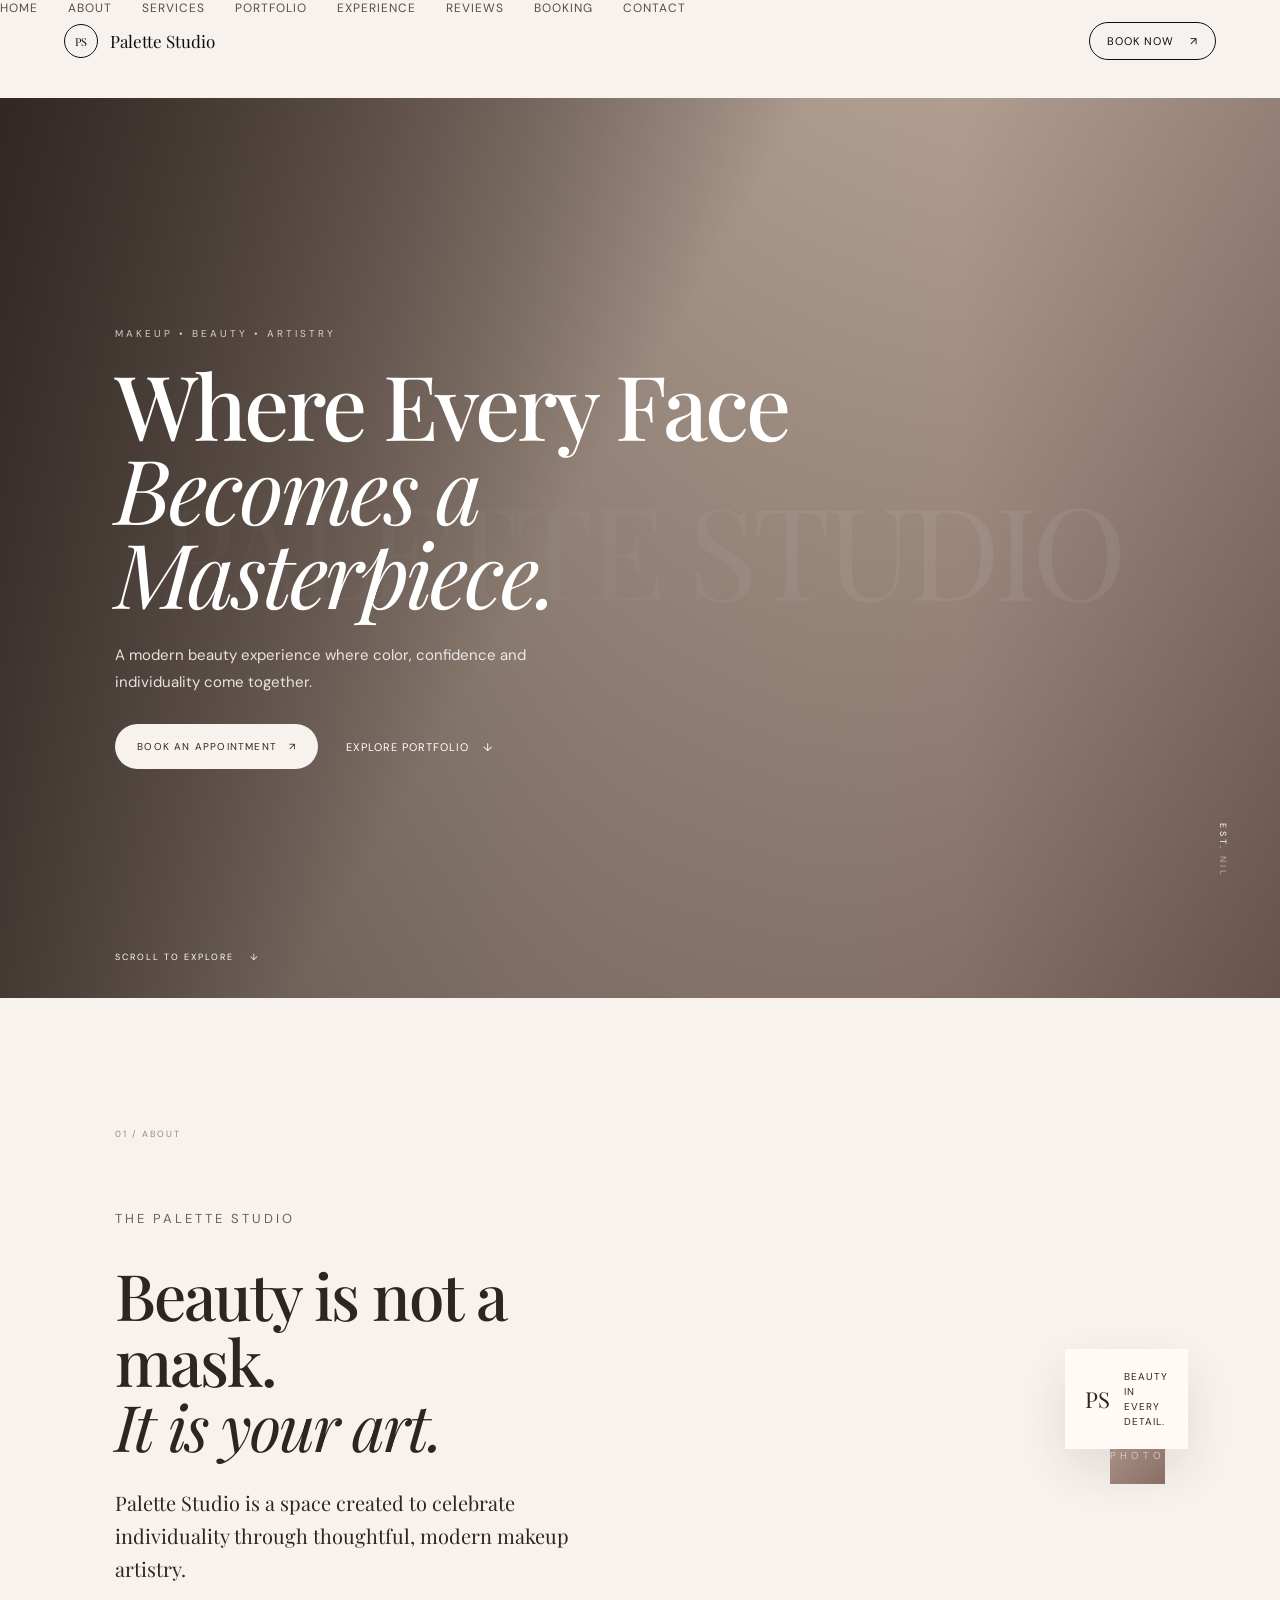
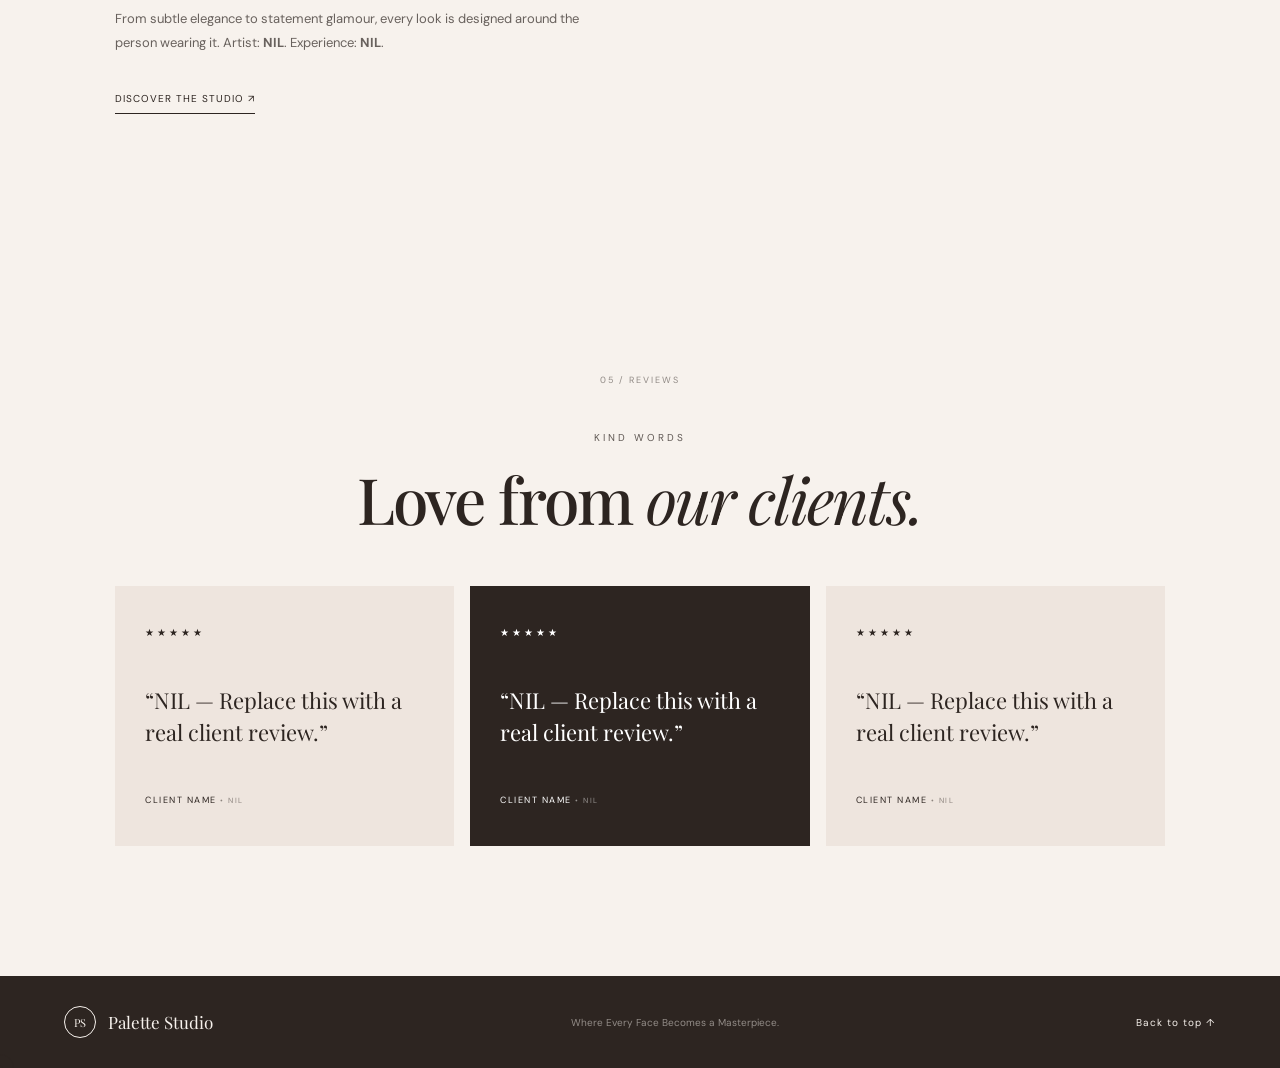
<file: index.html>
<!DOCTYPE html>

<html lang="en"><head>
<meta charset="utf-8"/><meta content="width=device-width, initial-scale=1.0" name="viewport"/>
<meta content="Palette Studio — Where Every Face Becomes a Masterpiece." name="description"/>
<title>Home | Palette Studio</title>
<link href="https://fonts.googleapis.com" rel="preconnect"/><link crossorigin="" href="https://fonts.gstatic.com" rel="preconnect"/>
<link href="https://fonts.googleapis.com/css2?family=DM+Sans:wght@400;500;600&amp;family=Playfair+Display:wght@400;500;600;700&amp;display=swap" rel="stylesheet"/>
<link href="style.css" rel="stylesheet"/></head><body id="top">
<div class="loader"><div class="loader-logo">PS</div><span>Palette Studio</span></div>
<header class="site-header">
<a class="brand" href="index.html#home"><span class="brand-mark">PS</span><span>Palette Studio</span></a>
<a class="nav-cta" href="booking.html">Book Now <span>↗</span></a>
<button aria-expanded="false" aria-label="Open menu" class="menu-toggle" id="menuToggle"><span></span><span></span></button>
</header>
<nav aria-label="Main navigation" class="nav" id="nav">
<a href="index.html#home">Home</a>
<a href="index.html#about">About</a>
<a href="services.html">Services</a>
<a href="portfolio.html">Portfolio</a>
<a href="experience.html">Experience</a>
<a href="index.html#reviews">Reviews</a>
<a href="booking.html">Booking</a>
<a href="contact.html">Contact</a>
</nav>
<main class="page-main"><section class="hero landing-section" id="home">
<div class="hero-image"></div>
<div class="hero-overlay"></div>
<div class="hero-content reveal">
<p class="eyebrow">MAKEUP • BEAUTY • ARTISTRY</p>
<h1>Where Every Face<br/><em>Becomes a Masterpiece.</em></h1>
<p class="hero-copy">A modern beauty experience where color, confidence and individuality come together.</p>
<div class="hero-actions">
<a class="btn btn-light" href="booking.html">Book an Appointment <span>↗</span></a>
<a class="text-link" href="portfolio.html">Explore Portfolio <span>↓</span></a>
</div>
</div>
<div class="hero-side">EST. <span>NIL</span></div>
<div class="scroll-note">SCROLL TO EXPLORE <span>↓</span></div>
</section>
<section class="intro section landing-section" id="about">
<div class="section-number">01 / ABOUT</div>
<div class="intro-grid">
<div class="intro-copy reveal">
<p class="eyebrow">THE PALETTE STUDIO</p>
<h2>Beauty is not a mask.<br/><em>It is your art.</em></h2>
<p class="lead">Palette Studio is a space created to celebrate individuality through thoughtful, modern makeup artistry.</p>
<p>From subtle elegance to statement glamour, every look is designed around the person wearing it. Artist: <strong>NIL</strong>. Experience: <strong>NIL</strong>.</p>
<a class="outline-link" href="services.html">Discover the Studio <span>↗</span></a>
</div>
<div class="intro-visual reveal">
<div class="image-frame portrait-placeholder"><span>YOUR<br/>PHOTO</span></div>
<div class="floating-card"><span>PS</span><small>Beauty<br/>in every detail.</small></div>
</div>
</div>
</section>
<section class="reviews section landing-section" id="reviews">
<div class="section-heading centered reveal"><div class="section-number">05 / REVIEWS</div><p class="eyebrow">KIND WORDS</p><h2>Love from <em>our clients.</em></h2></div>
<div class="review-grid">
<blockquote class="review reveal"><span>★★★★★</span><p>“NIL — Replace this with a real client review.”</p><footer>CLIENT NAME <small>• NIL</small></footer></blockquote>
<blockquote class="review featured reveal"><span>★★★★★</span><p>“NIL — Replace this with a real client review.”</p><footer>CLIENT NAME <small>• NIL</small></footer></blockquote>
<blockquote class="review reveal"><span>★★★★★</span><p>“NIL — Replace this with a real client review.”</p><footer>CLIENT NAME <small>• NIL</small></footer></blockquote>
</div>
</section></main>
<footer class="footer">
<a class="brand" href="index.html#home"><span class="brand-mark">PS</span><span>Palette Studio</span></a>
<p>Where Every Face Becomes a Masterpiece.</p>
<div><a href="#top">Back to top ↑</a></div>
</footer>
<div class="cursor-dot" id="cursorDot"></div><div class="cursor-ring" id="cursorRing"></div>
<script src="script.js"></script></body></html>
</file>
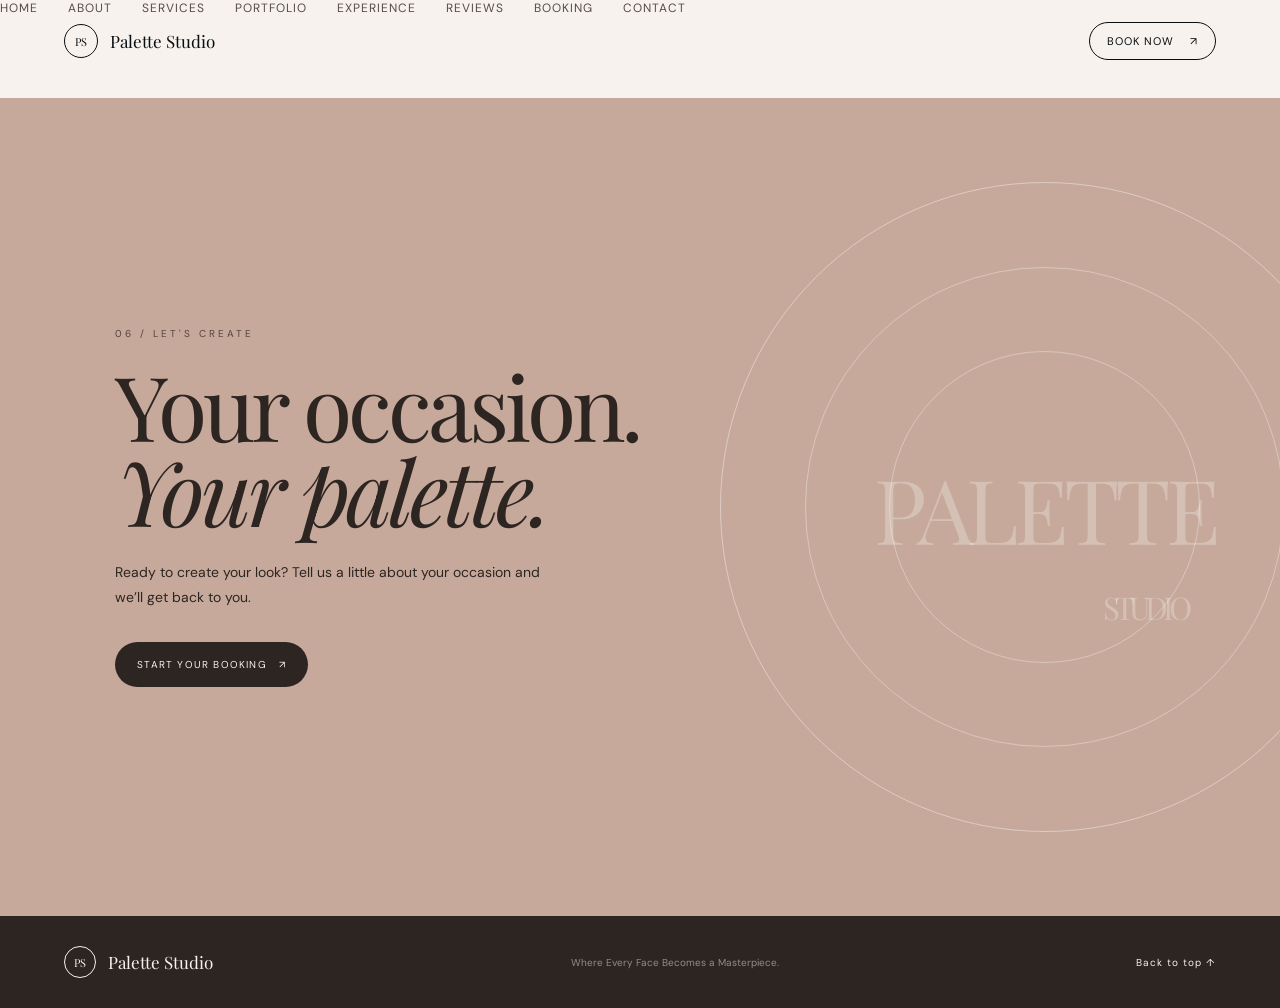
<file: booking.html>
<!DOCTYPE html>

<html lang="en"><head>
<meta charset="utf-8"/><meta content="width=device-width, initial-scale=1.0" name="viewport"/>
<meta content="Palette Studio — Where Every Face Becomes a Masterpiece." name="description"/>
<title>Booking | Palette Studio</title>
<link href="https://fonts.googleapis.com" rel="preconnect"/><link crossorigin="" href="https://fonts.gstatic.com" rel="preconnect"/>
<link href="https://fonts.googleapis.com/css2?family=DM+Sans:wght@400;500;600&amp;family=Playfair+Display:wght@400;500;600;700&amp;display=swap" rel="stylesheet"/>
<link href="style.css" rel="stylesheet"/></head><body id="top">
<div class="loader"><div class="loader-logo">PS</div><span>Palette Studio</span></div>
<header class="site-header">
<a class="brand" href="index.html#home"><span class="brand-mark">PS</span><span>Palette Studio</span></a>
<a class="nav-cta" href="booking.html">Book Now <span>↗</span></a>
<button aria-expanded="false" aria-label="Open menu" class="menu-toggle" id="menuToggle"><span></span><span></span></button>
</header>
<nav aria-label="Main navigation" class="nav" id="nav">
<a href="index.html#home">Home</a>
<a href="index.html#about">About</a>
<a href="services.html">Services</a>
<a href="portfolio.html">Portfolio</a>
<a href="experience.html">Experience</a>
<a href="index.html#reviews">Reviews</a>
<a href="booking.html">Booking</a>
<a href="contact.html">Contact</a>
</nav>
<main class="page-main menu-page-main"><section class="booking menu-page-section" id="booking">
<div class="booking-content reveal">
<p class="eyebrow">06 / LET'S CREATE</p>
<h2>Your occasion.<br/><em>Your palette.</em></h2>
<p>Ready to create your look? Tell us a little about your occasion and we’ll get back to you.</p>
<a class="btn btn-dark" href="contact.html">Start Your Booking <span>↗</span></a>
</div>
<div class="booking-orbit"><span>PALETTE</span><span>STUDIO</span></div>
</section></main>
<footer class="footer">
<a class="brand" href="index.html#home"><span class="brand-mark">PS</span><span>Palette Studio</span></a>
<p>Where Every Face Becomes a Masterpiece.</p>
<div><a href="#top">Back to top ↑</a></div>
</footer>
<div class="cursor-dot" id="cursorDot"></div><div class="cursor-ring" id="cursorRing"></div>
<script src="script.js"></script></body></html>
</file>
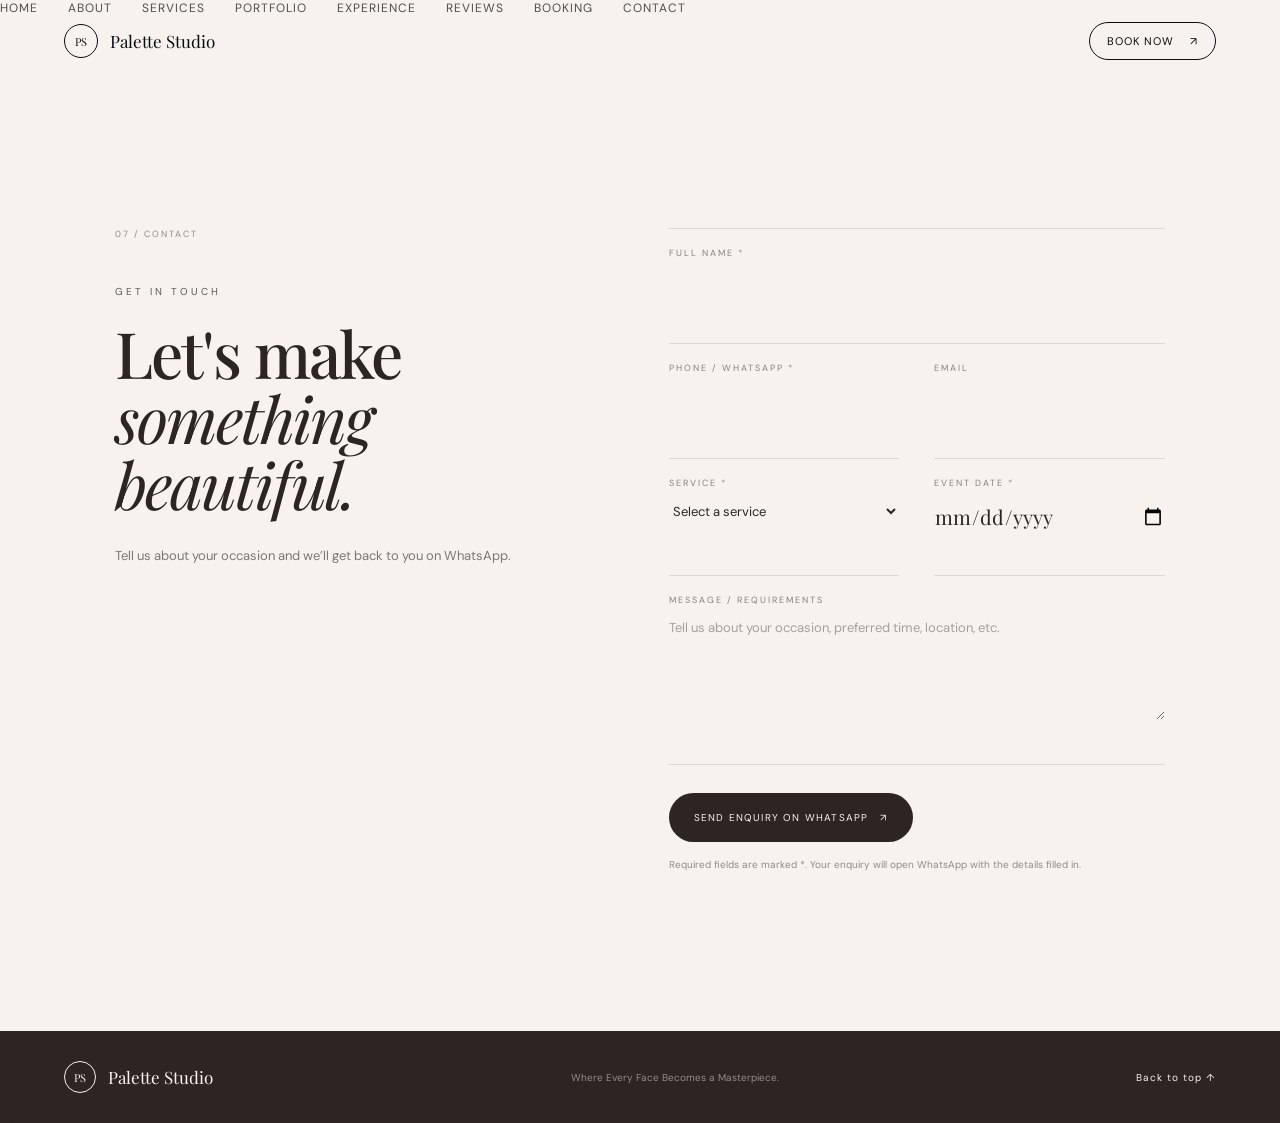
<file: contact.html>
<!DOCTYPE html>

<html lang="en"><head>
<meta charset="utf-8"/><meta content="width=device-width, initial-scale=1.0" name="viewport"/>
<meta content="Palette Studio — Where Every Face Becomes a Masterpiece." name="description"/>
<title>Contact | Palette Studio</title>
<link href="https://fonts.googleapis.com" rel="preconnect"/><link crossorigin="" href="https://fonts.gstatic.com" rel="preconnect"/>
<link href="https://fonts.googleapis.com/css2?family=DM+Sans:wght@400;500;600&amp;family=Playfair+Display:wght@400;500;600;700&amp;display=swap" rel="stylesheet"/>
<link href="style.css" rel="stylesheet"/></head><body id="top">
<div class="loader"><div class="loader-logo">PS</div><span>Palette Studio</span></div>
<header class="site-header">
<a class="brand" href="index.html#home"><span class="brand-mark">PS</span><span>Palette Studio</span></a>
<a class="nav-cta" href="booking.html">Book Now <span>↗</span></a>
<button aria-expanded="false" aria-label="Open menu" class="menu-toggle" id="menuToggle"><span></span><span></span></button>
</header>
<nav aria-label="Main navigation" class="nav" id="nav">
<a href="index.html#home">Home</a>
<a href="index.html#about">About</a>
<a href="services.html">Services</a>
<a href="portfolio.html">Portfolio</a>
<a href="experience.html">Experience</a>
<a href="index.html#reviews">Reviews</a>
<a href="booking.html">Booking</a>
<a href="contact.html">Contact</a>
</nav>
<main class="page-main menu-page-main"><section class="contact section menu-page-section" id="contact">
<div class="contact-grid">
<div class="contact-intro reveal">
<div class="section-number">07 / CONTACT</div>
<p class="eyebrow">GET IN TOUCH</p>
<h2>Let's make<br/><em>something beautiful.</em></h2>
<p class="contact-copy">Tell us about your occasion and we’ll get back to you on WhatsApp.</p>
</div>
<form class="contact-form reveal" id="contactForm" novalidate="">
<div class="form-field">
<label for="clientName">Full Name <span>*</span></label>
<input autocomplete="name" id="clientName" name="name" required="" type="text"/>
<small class="field-error" data-error-for="clientName"></small>
</div>
<div class="form-row">
<div class="form-field">
<label for="clientPhone">Phone / WhatsApp <span>*</span></label>
<input autocomplete="tel" id="clientPhone" inputmode="numeric" name="phone" pattern="[0-9 +()-]{10,15}" required="" type="tel"/>
<small class="field-error" data-error-for="clientPhone"></small>
</div>
<div class="form-field">
<label for="clientEmail">Email</label>
<input autocomplete="email" id="clientEmail" name="email" type="email"/>
<small class="field-error" data-error-for="clientEmail"></small>
</div>
</div>
<div class="form-row">
<div class="form-field">
<label for="service">Service <span>*</span></label>
<select id="service" name="service" required="">
<option value="">Select a service</option>
<option>Bridal Glam</option>
<option>Engagement Look</option>
<option>Reception Glow</option>
<option>Party Glam</option>
<option>HD Makeup</option>
<option>Hair &amp; Draping</option>
<option>Other</option>
</select>
<small class="field-error" data-error-for="service"></small>
</div>
<div class="form-field">
<label for="eventDate">Event Date <span>*</span></label>
<input id="eventDate" name="date" required="" type="date"/>
<small class="field-error" data-error-for="eventDate"></small>
</div>
</div>
<div class="form-field">
<label for="clientMessage">Message / Requirements</label>
<textarea id="clientMessage" name="message" placeholder="Tell us about your occasion, preferred time, location, etc." rows="4"></textarea>
<small class="field-error" data-error-for="clientMessage"></small>
</div>
<button class="btn btn-dark form-submit" type="submit">Send Enquiry on WhatsApp <span>↗</span></button>
<p class="form-note">Required fields are marked *. Your enquiry will open WhatsApp with the details filled in.</p>
<p aria-live="polite" class="form-status" id="formStatus" role="status"></p>
</form>
</div>
</section></main>
<footer class="footer">
<a class="brand" href="index.html#home"><span class="brand-mark">PS</span><span>Palette Studio</span></a>
<p>Where Every Face Becomes a Masterpiece.</p>
<div><a href="#top">Back to top ↑</a></div>
</footer>
<div class="cursor-dot" id="cursorDot"></div><div class="cursor-ring" id="cursorRing"></div>
<script src="script.js"></script></body></html>
</file>
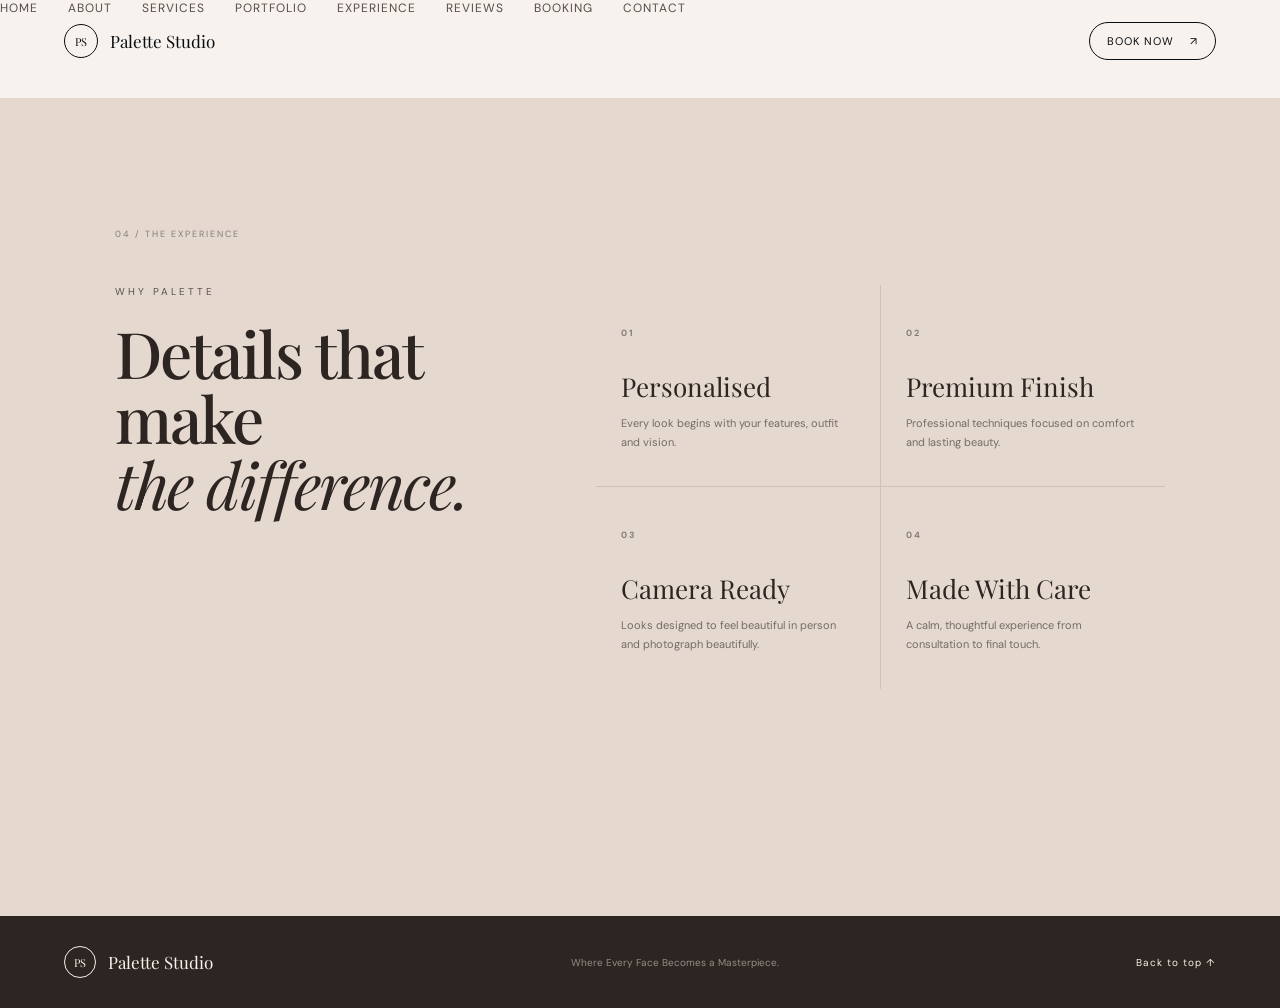
<file: experience.html>
<!DOCTYPE html>

<html lang="en"><head>
<meta charset="utf-8"/><meta content="width=device-width, initial-scale=1.0" name="viewport"/>
<meta content="Palette Studio — Where Every Face Becomes a Masterpiece." name="description"/>
<title>Experience | Palette Studio</title>
<link href="https://fonts.googleapis.com" rel="preconnect"/><link crossorigin="" href="https://fonts.gstatic.com" rel="preconnect"/>
<link href="https://fonts.googleapis.com/css2?family=DM+Sans:wght@400;500;600&amp;family=Playfair+Display:wght@400;500;600;700&amp;display=swap" rel="stylesheet"/>
<link href="style.css" rel="stylesheet"/></head><body id="top">
<div class="loader"><div class="loader-logo">PS</div><span>Palette Studio</span></div>
<header class="site-header">
<a class="brand" href="index.html#home"><span class="brand-mark">PS</span><span>Palette Studio</span></a>
<a class="nav-cta" href="booking.html">Book Now <span>↗</span></a>
<button aria-expanded="false" aria-label="Open menu" class="menu-toggle" id="menuToggle"><span></span><span></span></button>
</header>
<nav aria-label="Main navigation" class="nav" id="nav">
<a href="index.html#home">Home</a>
<a href="index.html#about">About</a>
<a href="services.html">Services</a>
<a href="portfolio.html">Portfolio</a>
<a href="experience.html">Experience</a>
<a href="index.html#reviews">Reviews</a>
<a href="booking.html">Booking</a>
<a href="contact.html">Contact</a>
</nav>
<main class="page-main menu-page-main"><section class="experience section menu-page-section" id="experience">
<div class="section-number">04 / THE EXPERIENCE</div>
<div class="experience-grid">
<div class="reveal"><p class="eyebrow">WHY PALETTE</p><h2>Details that make<br/><em>the difference.</em></h2></div>
<div class="feature-grid">
<div class="feature reveal"><b>01</b><h3>Personalised</h3><p>Every look begins with your features, outfit and vision.</p></div>
<div class="feature reveal"><b>02</b><h3>Premium Finish</h3><p>Professional techniques focused on comfort and lasting beauty.</p></div>
<div class="feature reveal"><b>03</b><h3>Camera Ready</h3><p>Looks designed to feel beautiful in person and photograph beautifully.</p></div>
<div class="feature reveal"><b>04</b><h3>Made With Care</h3><p>A calm, thoughtful experience from consultation to final touch.</p></div>
</div>
</div>
</section></main>
<footer class="footer">
<a class="brand" href="index.html#home"><span class="brand-mark">PS</span><span>Palette Studio</span></a>
<p>Where Every Face Becomes a Masterpiece.</p>
<div><a href="#top">Back to top ↑</a></div>
</footer>
<div class="cursor-dot" id="cursorDot"></div><div class="cursor-ring" id="cursorRing"></div>
<script src="script.js"></script></body></html>
</file>
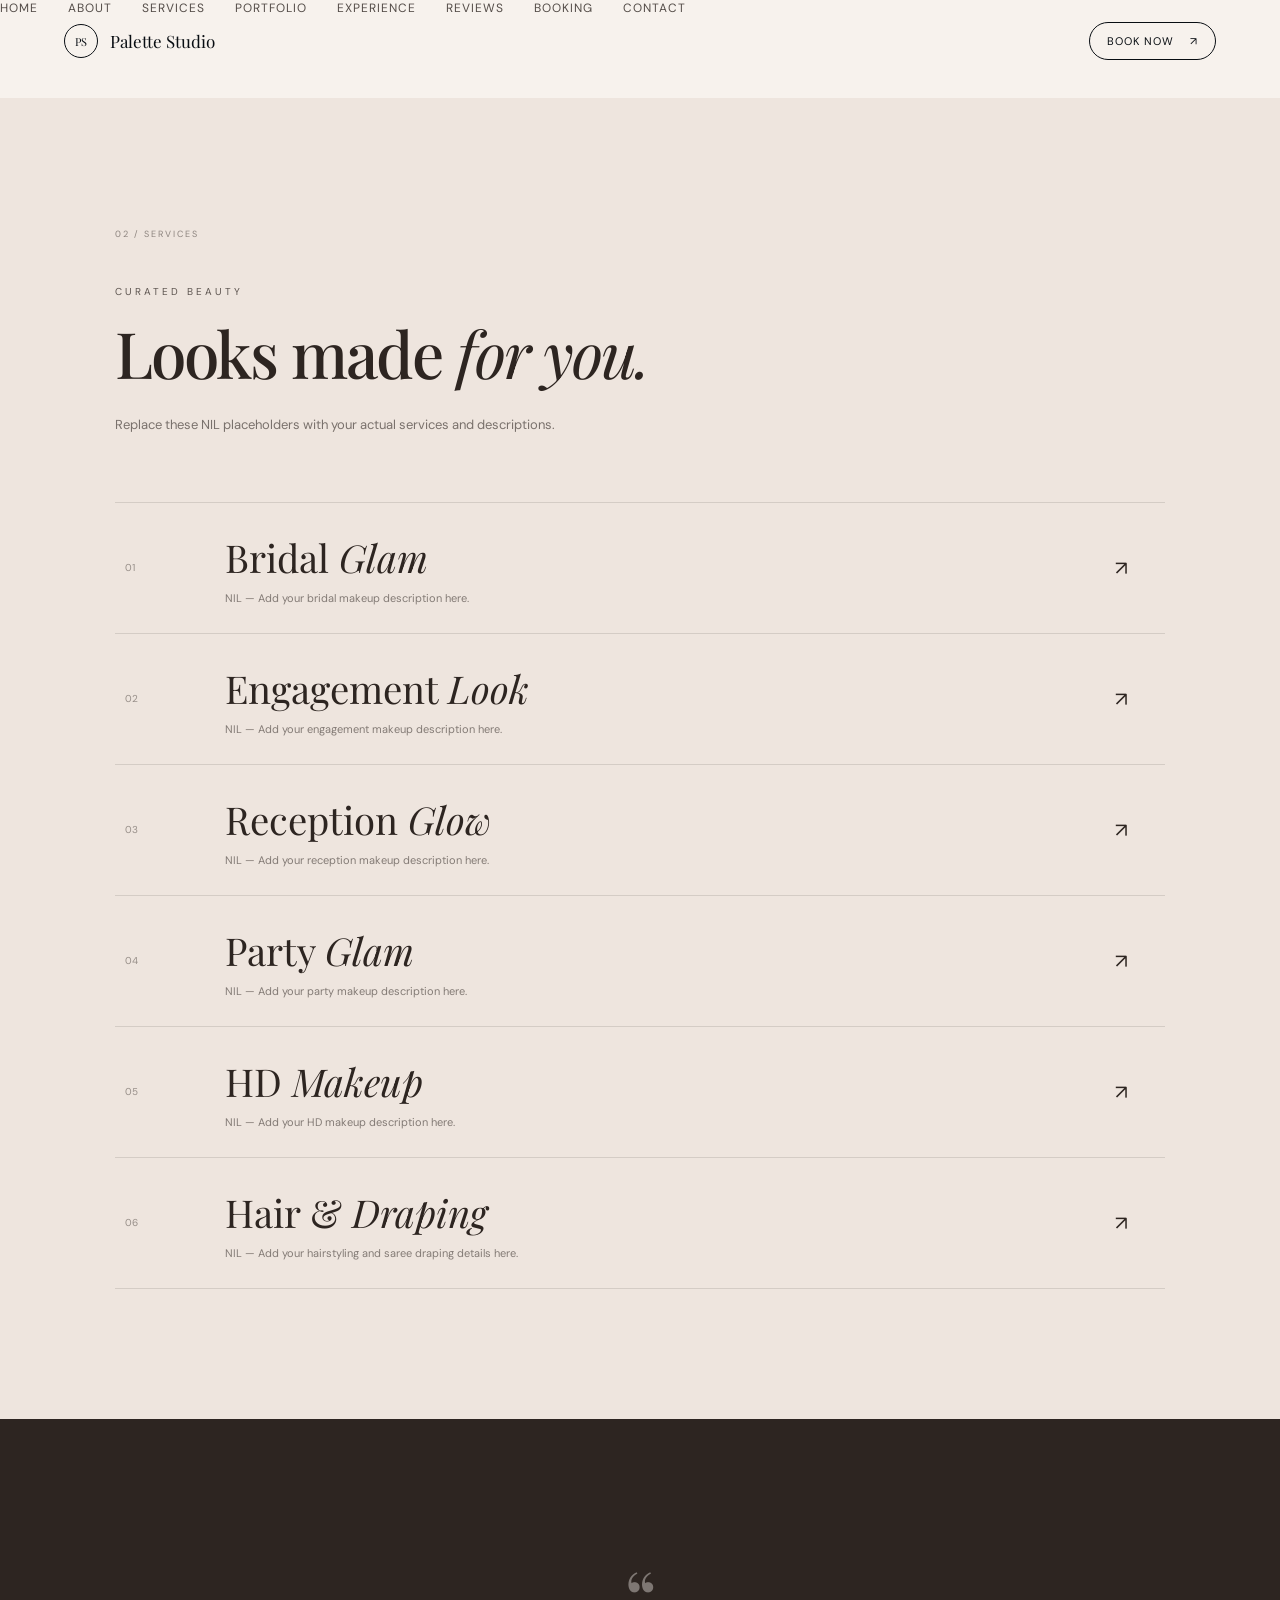
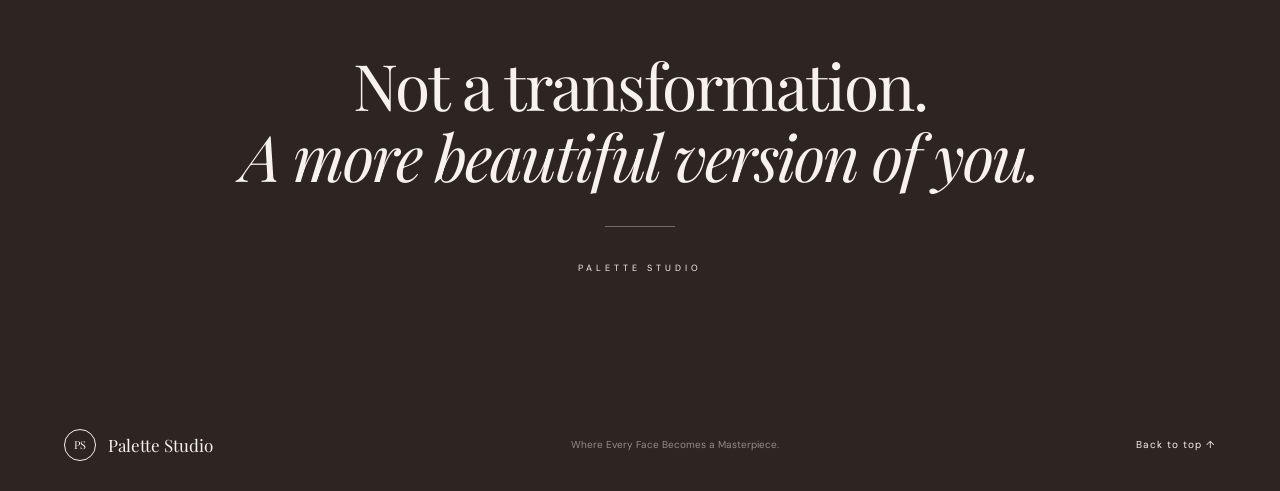
<file: services.html>
<!DOCTYPE html>

<html lang="en"><head>
<meta charset="utf-8"/><meta content="width=device-width, initial-scale=1.0" name="viewport"/>
<meta content="Palette Studio — Where Every Face Becomes a Masterpiece." name="description"/>
<title>Services | Palette Studio</title>
<link href="https://fonts.googleapis.com" rel="preconnect"/><link crossorigin="" href="https://fonts.gstatic.com" rel="preconnect"/>
<link href="https://fonts.googleapis.com/css2?family=DM+Sans:wght@400;500;600&amp;family=Playfair+Display:wght@400;500;600;700&amp;display=swap" rel="stylesheet"/>
<link href="style.css" rel="stylesheet"/></head><body id="top">
<div class="loader"><div class="loader-logo">PS</div><span>Palette Studio</span></div>
<header class="site-header">
<a class="brand" href="index.html#home"><span class="brand-mark">PS</span><span>Palette Studio</span></a>
<a class="nav-cta" href="booking.html">Book Now <span>↗</span></a>
<button aria-expanded="false" aria-label="Open menu" class="menu-toggle" id="menuToggle"><span></span><span></span></button>
</header>
<nav aria-label="Main navigation" class="nav" id="nav">
<a href="index.html#home">Home</a>
<a href="index.html#about">About</a>
<a href="services.html">Services</a>
<a href="portfolio.html">Portfolio</a>
<a href="experience.html">Experience</a>
<a href="index.html#reviews">Reviews</a>
<a href="booking.html">Booking</a>
<a href="contact.html">Contact</a>
</nav>
<main class="page-main menu-page-main"><section class="services section menu-page-section" id="services">
<div class="section-heading reveal">
<div class="section-number">02 / SERVICES</div>
<p class="eyebrow">CURATED BEAUTY</p>
<h2>Looks made <em>for you.</em></h2>
<p>Replace these NIL placeholders with your actual services and descriptions.</p>
</div>
<div class="service-list">
<article class="service-card reveal"><span class="service-no">01</span><div><h3>Bridal <em>Glam</em></h3><p>NIL — Add your bridal makeup description here.</p></div><span class="service-arrow">↗</span></article>
<article class="service-card reveal"><span class="service-no">02</span><div><h3>Engagement <em>Look</em></h3><p>NIL — Add your engagement makeup description here.</p></div><span class="service-arrow">↗</span></article>
<article class="service-card reveal"><span class="service-no">03</span><div><h3>Reception <em>Glow</em></h3><p>NIL — Add your reception makeup description here.</p></div><span class="service-arrow">↗</span></article>
<article class="service-card reveal"><span class="service-no">04</span><div><h3>Party <em>Glam</em></h3><p>NIL — Add your party makeup description here.</p></div><span class="service-arrow">↗</span></article>
<article class="service-card reveal"><span class="service-no">05</span><div><h3>HD <em>Makeup</em></h3><p>NIL — Add your HD makeup description here.</p></div><span class="service-arrow">↗</span></article>
<article class="service-card reveal"><span class="service-no">06</span><div><h3>Hair &amp; <em>Draping</em></h3><p>NIL — Add your hairstyling and saree draping details here.</p></div><span class="service-arrow">↗</span></article>
</div>
</section>
<section class="statement menu-page-section">
<div class="statement-inner reveal">
<span class="quote-mark">“</span>
<p>Not a transformation.<br/><em>A more beautiful version of you.</em></p>
<span class="statement-line"></span>
<small>PALETTE STUDIO</small>
</div>
</section></main>
<footer class="footer">
<a class="brand" href="index.html#home"><span class="brand-mark">PS</span><span>Palette Studio</span></a>
<p>Where Every Face Becomes a Masterpiece.</p>
<div><a href="#top">Back to top ↑</a></div>
</footer>
<div class="cursor-dot" id="cursorDot"></div><div class="cursor-ring" id="cursorRing"></div>
<script src="script.js"></script></body></html>
</file>
<file: style.css>
*{box-sizing:border-box;margin:0;padding:0}html{scroll-behavior:smooth}body{font-family:"DM Sans",sans-serif;background:#f7f2ed;color:#2d2521;overflow-x:hidden}a{color:inherit;text-decoration:none}button{font:inherit}.loader{position:fixed;inset:0;background:#2d2521;color:#f7f2ed;z-index:9999;display:flex;align-items:center;justify-content:center;flex-direction:column;gap:12px;transition:.7s}.loader.hide{opacity:0;pointer-events:none}.loader-logo,.brand-mark{width:42px;height:42px;border:1px solid currentColor;border-radius:50%;display:grid;place-items:center;font-family:"Playfair Display";font-size:14px}.loader span{font-family:"Playfair Display";letter-spacing:2px}.site-header{height:82px;position:fixed;top:0;left:0;right:0;z-index:1000;padding:0 5vw;display:flex;align-items:center;justify-content:space-between;color:#fff;mix-blend-mode:difference;transition:background .35s ease,color .35s ease,box-shadow .35s ease,backdrop-filter .35s ease}.site-header.menu-open{background:#2d2521;color:#f7f2ed;mix-blend-mode:normal}.site-header.scrolled{background:rgba(247,242,237,.96);color:#2d2521;mix-blend-mode:normal;box-shadow:0 8px 30px rgba(45,37,33,.08);backdrop-filter:blur(12px)}.brand{display:flex;align-items:center;gap:12px;font-family:"Playfair Display";font-size:17px}.brand-mark{width:34px;height:34px;font-size:11px}.nav{display:flex;gap:30px;font-size:12px;letter-spacing:1px;text-transform:uppercase}.nav a{opacity:.8;transition:.3s}.nav a:hover{opacity:1}.nav-cta{border:1px solid currentColor;padding:11px 17px;border-radius:30px;font-size:11px;text-transform:uppercase;letter-spacing:1px}.nav-cta span,.btn span{margin-left:12px}.menu-toggle{display:none;background:none;border:0;color:inherit}.hero{height:100vh;min-height:680px;position:relative;color:#fff;display:flex;align-items:center;padding:0 9vw}.hero-image{position:absolute;inset:0;background:linear-gradient(120deg,#65544d,#cbb7a8 45%,#6d5750)}.hero-image:after{content:"PALETTE STUDIO";position:absolute;inset:0;display:grid;place-items:center;font:clamp(50px,10vw,170px)/1 "Playfair Display";color:rgba(255,255,255,.08);letter-spacing:-5px}.hero-overlay{position:absolute;inset:0;background:linear-gradient(90deg,rgba(30,22,19,.72),rgba(30,22,19,.08) 75%)}.hero-content{position:relative;z-index:1;max-width:800px}.eyebrow{font-size:10px;letter-spacing:3px;text-transform:uppercase;margin-bottom:22px;opacity:.75}.hero h1{font:clamp(48px,7vw,100px)/.94 "Playfair Display";letter-spacing:-3px;font-weight:500}.hero h1 em,h2 em,h3 em{font-style:italic;font-weight:400}.hero-copy{max-width:460px;margin:28px 0;font-size:15px;line-height:1.8;opacity:.85}.hero-actions{display:flex;align-items:center;gap:28px}.btn{display:inline-flex;align-items:center;padding:16px 22px;border-radius:40px;text-transform:uppercase;letter-spacing:1.2px;font-size:10px}.btn-light{background:#f7f2ed;color:#2d2521}.btn-dark{background:#2d2521;color:#f7f2ed}.text-link{font-size:11px;text-transform:uppercase;letter-spacing:1px}.text-link span{margin-left:10px}.hero-side{position:absolute;right:4vw;bottom:120px;writing-mode:vertical-rl;font-size:9px;letter-spacing:3px}.hero-side span{opacity:.5}.scroll-note{position:absolute;bottom:35px;left:9vw;font-size:9px;letter-spacing:2px}.scroll-note span{margin-left:12px}.section{padding:130px 9vw;scroll-margin-top:92px}.section-number{font-size:9px;letter-spacing:2px;opacity:.5;margin-bottom:45px}.intro-grid{display:grid;grid-template-columns:1fr 1fr;gap:9vw;align-items:center}.intro-copy h2,.section-heading h2,.experience h2,.contact h2{font:clamp(42px,5vw,72px)/1.02 "Playfair Display";font-weight:500;letter-spacing:-2px;margin-bottom:28px}.intro-copy .lead{font:20px/1.65 "Playfair Display";max-width:520px}.intro-copy>p:not(.lead){font-size:13px;line-height:1.8;max-width:500px;margin:22px 0 32px;opacity:.7}.outline-link{display:inline-block;border-bottom:1px solid #2d2521;padding-bottom:8px;text-transform:uppercase;font-size:10px;letter-spacing:1px}.intro-visual{position:relative;max-width:460px;margin-left:auto}.image-frame{aspect-ratio:4/5;background:#d7c8bd;display:grid;place-items:center}.portrait-placeholder{background:linear-gradient(145deg,#c5ada0,#8d7066)}.portrait-placeholder span,.gallery-placeholder span{color:rgba(255,255,255,.65);letter-spacing:4px;font-size:10px;text-align:center}.floating-card{position:absolute;left:-45px;bottom:35px;background:#fffaf6;padding:20px;display:flex;gap:14px;align-items:center;box-shadow:0 20px 50px #2d25211c}.floating-card span{font:22px "Playfair Display"}.floating-card small{font:10px/1.5 "DM Sans";letter-spacing:1px;text-transform:uppercase}.services{background:#eee5de}.section-heading{max-width:720px}.section-heading>p:last-child{font-size:13px;line-height:1.8;max-width:480px;opacity:.6}.service-list{margin-top:65px;border-top:1px solid #2d252122}.service-card{display:grid;grid-template-columns:80px 1fr 40px;align-items:center;gap:20px;padding:28px 10px;border-bottom:1px solid #2d252122;transition:.4s}.service-card:hover{padding-left:25px;background:#f7f2ed}.service-no{font-size:10px;opacity:.45}.service-card h3{font:clamp(28px,3vw,44px) "Playfair Display";font-weight:400}.service-card p{font-size:11px;opacity:.55;margin-top:8px}.service-arrow{font-size:20px;transition:.3s}.service-card:hover .service-arrow{transform:rotate(45deg)}.statement{background:#2d2521;color:#f7f2ed;min-height:580px;display:grid;place-items:center;text-align:center;padding:80px 20px}.statement-inner{display:flex;align-items:center;flex-direction:column}.quote-mark{font:80px "Playfair Display";opacity:.4}.statement p{font:clamp(35px,5vw,68px)/1.1 "Playfair Display";letter-spacing:-2px}.statement-line{height:1px;width:70px;background:#f7f2ed55;margin:35px}.statement small{font-size:9px;letter-spacing:4px}.work-heading{display:flex;justify-content:space-between;gap:50px;align-items:end;max-width:none}.work-heading>p{max-width:300px;font-size:12px;line-height:1.8;opacity:.6}.gallery{margin-top:60px;display:grid;grid-template-columns:1.1fr .8fr .8fr;gap:18px;align-items:start}.gallery-item{position:relative}.gallery-item.tall{grid-row:span 2}.gallery-item.wide{grid-column:span 2}.gallery-placeholder{min-height:340px;background:linear-gradient(145deg,#a98d7f,#d7c7bd);display:grid;place-items:center;transition:.5s}.tall .gallery-placeholder{min-height:700px;background:linear-gradient(145deg,#765c53,#cbb0a3)}.wide .gallery-placeholder{min-height:330px;background:linear-gradient(100deg,#8b7065,#d3bfb2)}.gallery-item:hover .gallery-placeholder{transform:scale(.985)}.gallery-label{font-size:9px;letter-spacing:1.5px;margin-top:10px;opacity:.55}.experience{background:#e4d8cf}.experience-grid{display:grid;grid-template-columns:1fr 1.5fr;gap:8vw}.feature-grid{display:grid;grid-template-columns:1fr 1fr;gap:1px;background:#2d252120}.feature{background:#e4d8cf;padding:35px 25px;min-height:190px}.feature b{font-size:9px;letter-spacing:2px;opacity:.5}.feature h3{font:26px "Playfair Display";margin:28px 0 10px}.feature p{font-size:11px;line-height:1.7;opacity:.6}.centered{text-align:center;margin:auto}.review-grid{margin-top:55px;display:grid;grid-template-columns:repeat(3,1fr);gap:16px}.review{padding:40px 30px;background:#eee5de;min-height:260px;display:flex;flex-direction:column;justify-content:space-between}.review.featured{background:#2d2521;color:#fff}.review span{font-size:10px;letter-spacing:3px}.review p{font:22px/1.45 "Playfair Display"}.review footer{font-size:9px;letter-spacing:1.5px}.review footer small{opacity:.5}.booking{min-height:620px;background:#c6a99b;position:relative;overflow:hidden;padding:120px 9vw;display:flex;align-items:center}.booking-content{position:relative;z-index:2;max-width:650px}.booking h2{font:clamp(50px,7vw,100px)/.95 "Playfair Display";letter-spacing:-4px;margin-bottom:28px}.booking-content>p:not(.eyebrow){max-width:440px;line-height:1.8;font-size:14px;margin-bottom:32px}.booking-orbit{position:absolute;right:-7%;top:50%;transform:translateY(-50%);width:min(55vw,650px);aspect-ratio:1;border:1px solid #fff6;border-radius:50%;display:grid;place-items:center;font:clamp(40px,7vw,90px) "Playfair Display";color:#fff4;letter-spacing:-5px}.booking-orbit:before,.booking-orbit:after{content:"";position:absolute;border:1px solid #fff5;border-radius:50%}.booking-orbit:before{inset:13%}.booking-orbit:after{inset:26%}.booking-orbit span{position:absolute}.booking-orbit span:last-child{transform:translate(100px,100px);font-size:.35em}.contact{background:#f7f2ed;scroll-margin-top:92px}.contact-grid{display:grid;grid-template-columns:1fr 1.1fr;gap:8vw;align-items:start}.contact-intro{position:sticky;top:110px}.contact-copy{max-width:420px;font-size:13px;line-height:1.8;opacity:.6;margin-top:18px}.contact-form{border-top:1px solid #2d252122}.form-field{padding:18px 0;border-bottom:1px solid #2d252122}.form-field label{display:block;font-size:9px;letter-spacing:2px;text-transform:uppercase;opacity:.55;margin-bottom:9px}.form-field label span{opacity:.8}.form-field input,.form-field select,.form-field textarea{width:100%;border:0;outline:0;background:transparent;color:#2d2521;font:20px/1.4 "Playfair Display";padding:4px 0;border-radius:0}.form-field input::placeholder,.form-field textarea::placeholder{color:#2d252166}.form-field select{font-family:"DM Sans",sans-serif;font-size:13px;cursor:pointer}.form-field textarea{font-family:"DM Sans",sans-serif;font-size:13px;resize:vertical;min-height:105px}.form-row{display:grid;grid-template-columns:1fr 1fr;gap:35px}.form-field input:focus,.form-field select:focus,.form-field textarea:focus{border-bottom:1px solid #2d2521}.form-field input.invalid,.form-field select.invalid,.form-field textarea.invalid{border-bottom:1px solid #a23b2f}.field-error{display:block;min-height:16px;margin-top:5px;font-size:10px;color:#a23b2f}.form-submit{border:0;cursor:pointer;margin-top:28px;padding:18px 25px}.form-note{font-size:10px;line-height:1.7;opacity:.5;margin-top:14px}.form-status{font-size:11px;min-height:18px;margin-top:10px}.footer{background:#2d2521;color:#f7f2ed;padding:30px 5vw;display:flex;align-items:center;justify-content:space-between}.footer{background:#2d2521;color:#f7f2ed;padding:30px 5vw;display:flex;align-items:center;justify-content:space-between}.footer .brand-mark{width:32px;height:32px}.footer p{font-size:10px;opacity:.5}.footer>div{font-size:10px;letter-spacing:1px}.reveal{opacity:0;transform:translateY(30px);transition:opacity .8s ease,transform .8s ease}.reveal.visible{opacity:1;transform:none}.cursor-dot,.cursor-ring{position:fixed;pointer-events:none;z-index:9998;transform:translate(-50%,-50%);border-radius:50%}.cursor-dot{width:5px;height:5px;background:#2d2521}.cursor-ring{width:28px;height:28px;border:1px solid #2d2521;transition:width .25s,height .25s}.cursor-ring.active{width:48px;height:48px}@media(max-width:900px){
  html.menu-open,body.menu-open{overflow:hidden;height:100%;}
  body.menu-open{touch-action:none;}
  .site-header{
    height:82px;
    position:fixed;
    top:0;left:0;right:0;
    padding:0 5vw;
    mix-blend-mode:normal;
    background:#000;
    color:#f7f2ed;
    z-index:3000;
  }
  .site-header.scrolled{background:#f7f2ed;color:#2d2521;}
  .site-header.menu-open,.site-header.menu-open.scrolled{
    background:#000;
    color:#f7f2ed;
    mix-blend-mode:normal;
    box-shadow:none;
  }
  .site-header .brand,.site-header .menu-toggle{position:relative;z-index:3002;}
  .site-header .nav-cta{display:none;}
  .nav{
    display:none;
    position:fixed;
    top:82px;
    left:0;
    right:0;
    bottom:0;
    width:100%;
    height:calc(100dvh - 82px);
    margin:0;
    padding:42px 9vw 60px;
    background:#000;
    color:#f7f2ed;
    flex-direction:column;
    justify-content:flex-start;
    align-items:flex-start;
    gap:28px;
    overflow-y:auto;
    overflow-x:hidden;
    -webkit-overflow-scrolling:touch;
    z-index:2999;
    opacity:0;
    visibility:hidden;
    pointer-events:none;
    transform:none;
    mix-blend-mode:normal;
    isolation:isolate;
  }
  .nav.open{
    display:flex;
    opacity:1;
    visibility:visible;
    pointer-events:auto;
  }
  .nav a{
    display:block;
    color:#f7f2ed;
    opacity:1;
    font-size:16px;
    line-height:1.2;
    letter-spacing:2px;
    padding:4px 0;
  }
  .menu-toggle{
    display:flex;
    flex-direction:column;
    gap:5px;
    width:30px;
    height:30px;
    align-items:flex-end;
    justify-content:center;
    background:#000;
    border:0;
    color:#f7f2ed;
    padding:0;
    cursor:pointer;
  }
  .menu-toggle span{display:block;width:22px;height:1px;background:currentColor;}
  .hero{padding:0 7vw;}
  .hero h1{letter-spacing:-2px;}
  .section{padding:95px 7vw;}
  .intro-grid,.experience-grid,.contact-grid{grid-template-columns:1fr;gap:55px;}
  .intro-visual{margin:auto;width:80%;}
  .work-heading{display:block;}
  .work-heading>p{margin-top:20px;}
  .gallery{grid-template-columns:1fr 1fr;}
  .gallery-item.tall{grid-row:auto;}
  .tall .gallery-placeholder{min-height:500px;}
  .wide{grid-column:span 2;}
  .review-grid{grid-template-columns:1fr;}
  .booking{padding:90px 7vw;}
  .booking-orbit{right:-25%;width:90vw;opacity:.8;}
  .footer{flex-wrap:wrap;gap:20px;}
  .footer p{order:3;width:100%;}
}
@media(max-width:600px){
  .site-header{height:76px;}
  .nav{top:76px;height:calc(100dvh - 76px);}
  .brand{font-size:16px;}
  .brand-mark{width:38px;height:38px;}
  .hero{min-height:700px;}
  .hero-actions{flex-direction:column;align-items:flex-start;gap:20px;}
  .intro-visual{width:92%;}
  .floating-card{left:-15px;}
  .form-row{grid-template-columns:1fr;gap:0;}
  .contact-intro{position:static;}
  .gallery{grid-template-columns:1fr;}
  .wide{grid-column:auto;}
  .tall .gallery-placeholder,.gallery-placeholder,.wide .gallery-placeholder{min-height:430px;}
  .feature-grid{grid-template-columns:1fr;}
  .booking h2{letter-spacing:-2px;}
  .booking-orbit{right:-55%;width:120vw;}
  .cursor-dot,.cursor-ring{display:none;}
  .footer{display:grid;grid-template-columns:1fr;}
  .footer p{order:initial;width:auto;}
}

/* =========================================================
   TRUE MULTI-PAGE NAVIGATION
   ========================================================= */
html { background:#f7f2ed; }
body { min-height:100vh; }
.page-main { padding-top:82px; }
.page-main > section:first-child { min-height:calc(100vh - 82px); }
.menu-page-main > section:first-child { min-height:calc(100vh - 82px); }

@media(max-width:900px){
  .site-header{position:fixed!important;top:0!important;left:0!important;right:0!important;z-index:5000!important;mix-blend-mode:normal!important;background:#000!important;color:#f7f2ed!important;}
  .site-header.scrolled,.site-header.menu-open{background:#000!important;color:#f7f2ed!important;}
  .nav{z-index:4999!important;background:#000!important;color:#f7f2ed!important;}
  .nav.open{display:flex!important;}
  .page-main{padding-top:76px;}
  .page-main > section:first-child,.menu-page-main > section:first-child{min-height:calc(100vh - 76px);}
}

/* A mobile menu is an opaque layer, never transparent to page content. */
@media(max-width:900px){
  .nav{background:#000!important;opacity:1!important;backdrop-filter:none!important;isolation:isolate!important;}
  .nav a{color:#f7f2ed!important;}
  body.menu-open{overflow:hidden!important;position:fixed!important;width:100%!important;left:0;right:0;}
  html.menu-open{overflow:hidden!important;}
}


/* =========================================================
   PALETTE STUDIO PORTFOLIO — REFERENCE-STYLE EDITORIAL GALLERY
   ========================================================= */

.portfolio-page{
  padding-top:82px;
  background:#f7f2ed;
  min-height:100vh;
}

.portfolio-intro{
  padding:105px 9vw 58px;
  max-width:980px;
}

.portfolio-intro .section-number{
  margin-bottom:28px;
}

.portfolio-intro .eyebrow{
  margin-bottom:18px;
}

.portfolio-intro h1{
  font:clamp(54px,8vw,105px)/.92 "Playfair Display";
  font-weight:500;
  letter-spacing:-4px;
  max-width:900px;
}

.portfolio-intro h1 em{
  font-style:italic;
  font-weight:400;
}

.portfolio-intro-copy{
  max-width:540px;
  margin-top:30px;
  font-size:14px;
  line-height:1.85;
  opacity:.62;
}

/* Asymmetrical editorial layout */
.portfolio-gallery{
  padding:12px 7vw 125px;
  display:grid;
  grid-template-columns:repeat(12,minmax(0,1fr));
  gap:24px;
  align-items:start;
}

.portfolio-card{
  appearance:none;
  -webkit-appearance:none;
  position:relative;
  display:block;
  width:100%;
  padding:0;
  margin:0;
  border:0;
  background:transparent;
  overflow:hidden;
  cursor:pointer;
  text-align:left;
  color:#2d2521;
}

.portfolio-card img{
  display:block;
  width:100%;
  height:auto;
  object-fit:cover;
  transition:transform .7s cubic-bezier(.2,.65,.2,1),filter .7s ease;
}

.portfolio-card::after{
  content:"";
  position:absolute;
  inset:0;
  background:linear-gradient(to top,rgba(24,17,14,.68),rgba(24,17,14,0) 48%);
  opacity:0;
  transition:opacity .45s ease;
  pointer-events:none;
}

.portfolio-card:hover img,
.portfolio-card:focus-visible img{
  transform:scale(1.035);
  filter:saturate(.94);
}

.portfolio-card:hover::after,
.portfolio-card:focus-visible::after{
  opacity:1;
}

.portfolio-card:focus-visible{
  outline:2px solid #2d2521;
  outline-offset:5px;
}

.portfolio-card .portfolio-caption{
  position:absolute;
  left:22px;
  right:22px;
  bottom:20px;
  z-index:2;
  display:flex;
  align-items:center;
  gap:12px;
  color:#fff;
  font:15px "Playfair Display";
  opacity:0;
  transform:translateY(10px);
  transition:opacity .4s ease,transform .4s ease;
}

.portfolio-caption small{
  font:9px "DM Sans";
  letter-spacing:2px;
  opacity:.78;
}

.portfolio-caption b{
  margin-left:auto;
  font:16px "DM Sans";
  font-weight:400;
}

.portfolio-card:hover .portfolio-caption,
.portfolio-card:focus-visible .portfolio-caption{
  opacity:1;
  transform:translateY(0);
}

/* Desktop composition */
.card-1{grid-column:1 / span 5;}
.card-2{grid-column:7 / span 3; margin-top:75px;}
.card-3{grid-column:10 / span 3;}
.card-4{grid-column:1 / span 3; margin-top:35px;}
.card-5{grid-column:4 / span 5; margin-top:-35px;}
.card-6{grid-column:10 / span 3; margin-top:70px;}

.card-1 img{aspect-ratio:2 / 3;}
.card-2 img{aspect-ratio:2 / 3;}
.card-3 img{aspect-ratio:2 / 3;}
.card-4 img{aspect-ratio:3 / 4;}
.card-5 img{aspect-ratio:2 / 3;}
.card-6 img{aspect-ratio:2 / 3;}

/* Lightbox */
.portfolio-lightbox{
  position:fixed;
  inset:0;
  z-index:8000;
  display:grid;
  place-items:center;
  padding:30px;
  background:rgba(10,8,7,.95);
  opacity:0;
  visibility:hidden;
  pointer-events:none;
  transition:opacity .3s ease,visibility .3s ease;
}

.portfolio-lightbox.open{
  opacity:1;
  visibility:visible;
  pointer-events:auto;
}

.portfolio-lightbox figure{
  width:min(92vw,1000px);
  max-height:92vh;
  margin:0;
  text-align:center;
}

.portfolio-lightbox img{
  display:block;
  width:auto;
  max-width:100%;
  max-height:82vh;
  margin:auto;
  object-fit:contain;
}

.portfolio-lightbox figcaption{
  color:#f7f2ed;
  font:18px "Playfair Display";
  margin-top:15px;
}

.lightbox-close{
  position:absolute;
  top:20px;
  right:28px;
  width:46px;
  height:46px;
  border:1px solid rgba(247,242,237,.5);
  border-radius:50%;
  background:transparent;
  color:#f7f2ed;
  font-size:30px;
  line-height:1;
  cursor:pointer;
}

body.lightbox-open{
  overflow:hidden;
}

@media(max-width:900px){
  .portfolio-page{
    padding-top:76px;
  }

  .portfolio-intro{
    padding:82px 7vw 42px;
  }

  .portfolio-intro h1{
    letter-spacing:-2.5px;
  }

  .portfolio-gallery{
    grid-template-columns:repeat(6,minmax(0,1fr));
    gap:14px;
    padding:10px 7vw 90px;
  }

  .card-1{grid-column:1 / span 4; margin-top:0;}
  .card-2{grid-column:5 / span 2; margin-top:55px;}
  .card-3{grid-column:1 / span 2; margin-top:0;}
  .card-4{grid-column:3 / span 4; margin-top:30px;}
  .card-5{grid-column:1 / span 3; margin-top:0;}
  .card-6{grid-column:4 / span 3; margin-top:50px;}

  .portfolio-card .portfolio-caption{
    left:13px;
    right:13px;
    bottom:13px;
    font-size:12px;
    gap:7px;
  }

  .portfolio-caption small{
    font-size:8px;
  }
}

@media(max-width:600px){
  .portfolio-intro{
    padding:68px 7vw 35px;
  }

  .portfolio-intro h1{
    font-size:clamp(48px,14vw,72px);
  }

  .portfolio-intro-copy{
    font-size:13px;
    margin-top:22px;
  }

  .portfolio-gallery{
    grid-template-columns:repeat(2,minmax(0,1fr));
    gap:10px;
    padding:8px 5vw 80px;
  }

  .card-1{grid-column:1 / span 2; margin-top:0;}
  .card-2{grid-column:1 / span 1; margin-top:0;}
  .card-3{grid-column:2 / span 1; margin-top:38px;}
  .card-4{grid-column:1 / span 2; margin-top:0;}
  .card-5{grid-column:1 / span 1; margin-top:24px;}
  .card-6{grid-column:2 / span 1; margin-top:0;}

  .portfolio-card .portfolio-caption{
    opacity:1;
    transform:none;
    left:10px;
    right:10px;
    bottom:10px;
    font-size:11px;
  }

  .portfolio-card::after{
    opacity:1;
  }

  .portfolio-lightbox{
    padding:18px;
  }

  .portfolio-lightbox img{
    max-height:78vh;
  }

  .lightbox-close{
    top:14px;
    right:14px;
    width:40px;
    height:40px;
    font-size:25px;
  }
}
</file>
